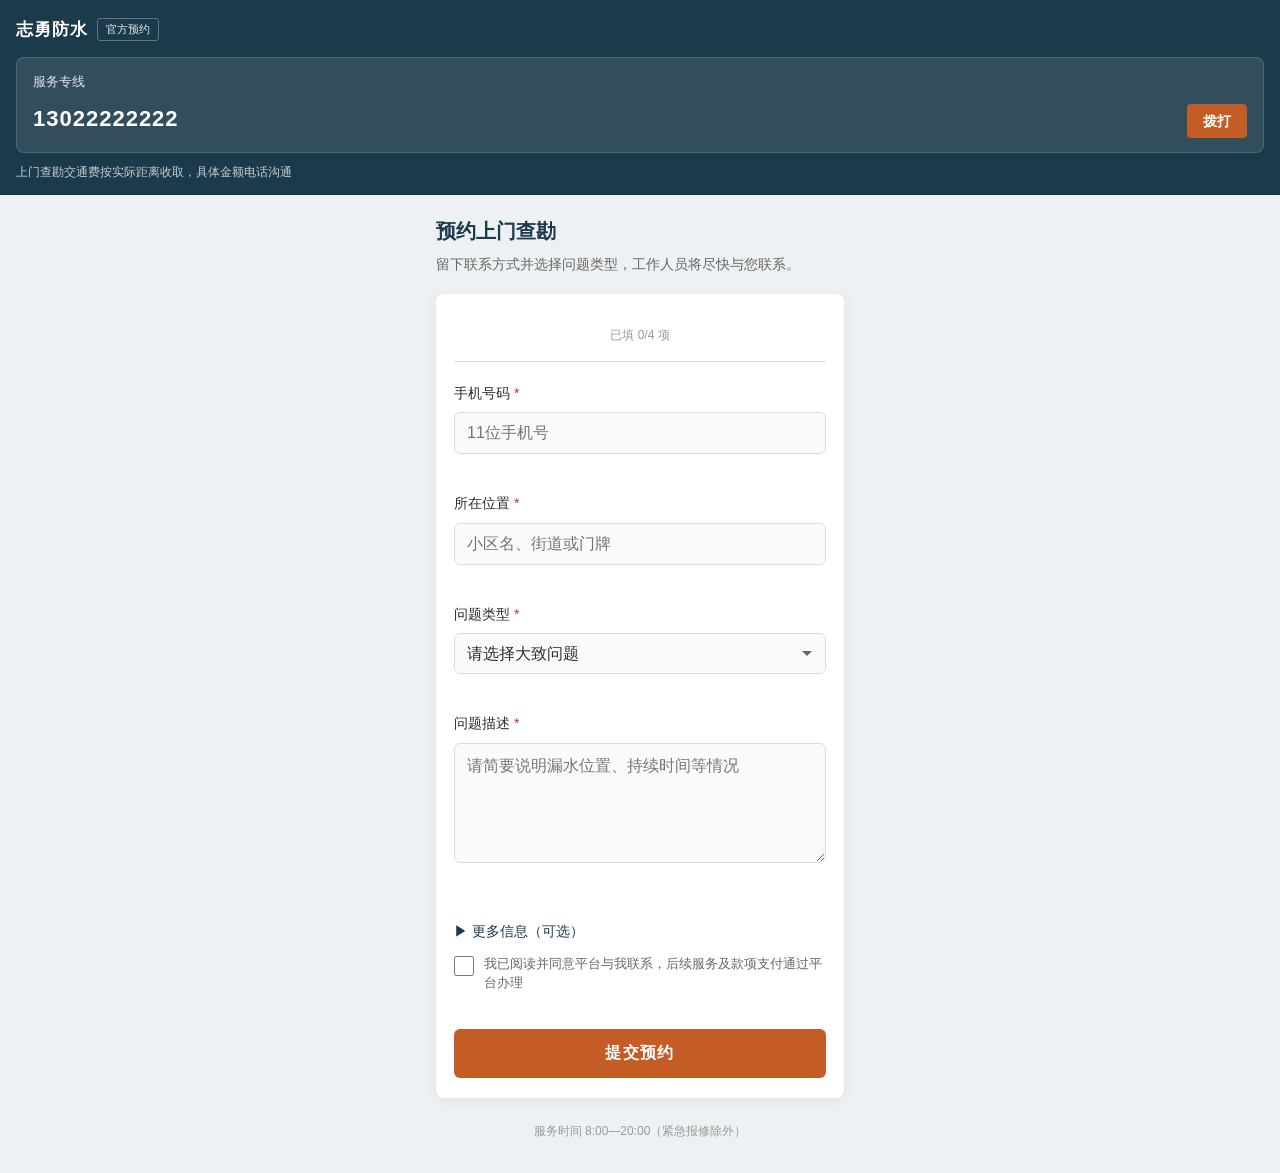
<file: index.html>
<!DOCTYPE html>
<html lang="zh-CN">
<head>
  <meta charset="UTF-8">
  <meta name="viewport" content="width=device-width, initial-scale=1, maximum-scale=1, user-scalable=no">
  <meta name="theme-color" content="#1b3a4b">
  <title>志勇防水 · 预约上门查勘</title>
  <link rel="stylesheet" href="css/style.css">
</head>
<body>
  <div id="demoRibbon" class="demo-ribbon hidden">预览模式 · 数据保存在本机，不会实际上传</div>

  <header class="site-header">
    <div class="brand-strip">
      <span class="brand-name" id="brandName">志勇防水</span>
      <span class="brand-tag">官方预约</span>
    </div>
    <a class="hotline" id="topCall" href="tel:13022222222">
      <span class="hotline-label">服务专线</span>
      <span class="hotline-number" id="topPhone">13022222222</span>
      <span class="hotline-action">拨打</span>
    </a>
    <p class="fee-notice">上门查勘交通费按实际距离收取，具体金额电话沟通</p>
  </header>

  <main class="main">
    <section class="intro">
      <h1>预约上门查勘</h1>
      <p>留下联系方式并选择问题类型，工作人员将尽快与您联系。</p>
    </section>

    <form id="leadForm" class="form-card" novalidate>
      <div class="form-progress">
        <div class="progress-bar"></div>
        <p class="progress-text">已填 <span id="progressNum">0</span>/4 项</p>
      </div>

      <div class="field">
        <label for="phone">手机号码</label>
        <input id="phone" name="phone" type="tel" inputmode="numeric" maxlength="11" placeholder="11位手机号" autocomplete="tel">
        <p class="field-error" data-err="phone"></p>
      </div>
      <div class="field">
        <label for="location">所在位置</label>
        <input id="location" name="location" type="text" placeholder="小区名、街道或门牌">
        <p class="field-error" data-err="location"></p>
      </div>
      <div class="field">
        <label for="problemType">问题类型</label>
        <select id="problemType" name="problemType">
          <option value="">请选择大致问题</option>
        </select>
        <p class="field-error" data-err="problemType"></p>
      </div>
      <div class="field">
        <label for="description">问题描述</label>
        <textarea id="description" name="description" rows="4" placeholder="请简要说明漏水位置、持续时间等情况"></textarea>
        <p class="field-error" data-err="description"></p>
      </div>

      <details class="form-section optional">
        <summary>更多信息（可选）</summary>
        <div class="field">
          <label for="name">联系人姓名</label>
          <input id="name" name="name" type="text" placeholder="请输入" autocomplete="name">
          <p class="field-error" data-err="name"></p>
        </div>
        <div class="field optional-field">
          <label for="urgency">紧急程度</label>
          <select id="urgency" name="urgency">
            <option value="">不指定</option>
          </select>
          <p class="field-error" data-err="urgency"></p>
        </div>
      </details>

      <label class="agreement">
        <input type="checkbox" id="agree">
        <span>我已阅读并同意平台与我联系，后续服务及款项支付通过平台办理</span>
      </label>
      <p class="field-error" data-err="agree"></p>
      <button type="submit" class="btn-submit" id="submitBtn">提交预约</button>
    </form>

    <footer class="site-footer">
      <p>服务时间 8:00—20:00（紧急报修除外）</p>
    </footer>
  </main>

  <script src="js/config.js"></script>
  <script src="js/config-boot.js"></script>
  <script src="js/demo-store.js"></script>
  <script src="js/form.js"></script>
</body>
</html>
</file>
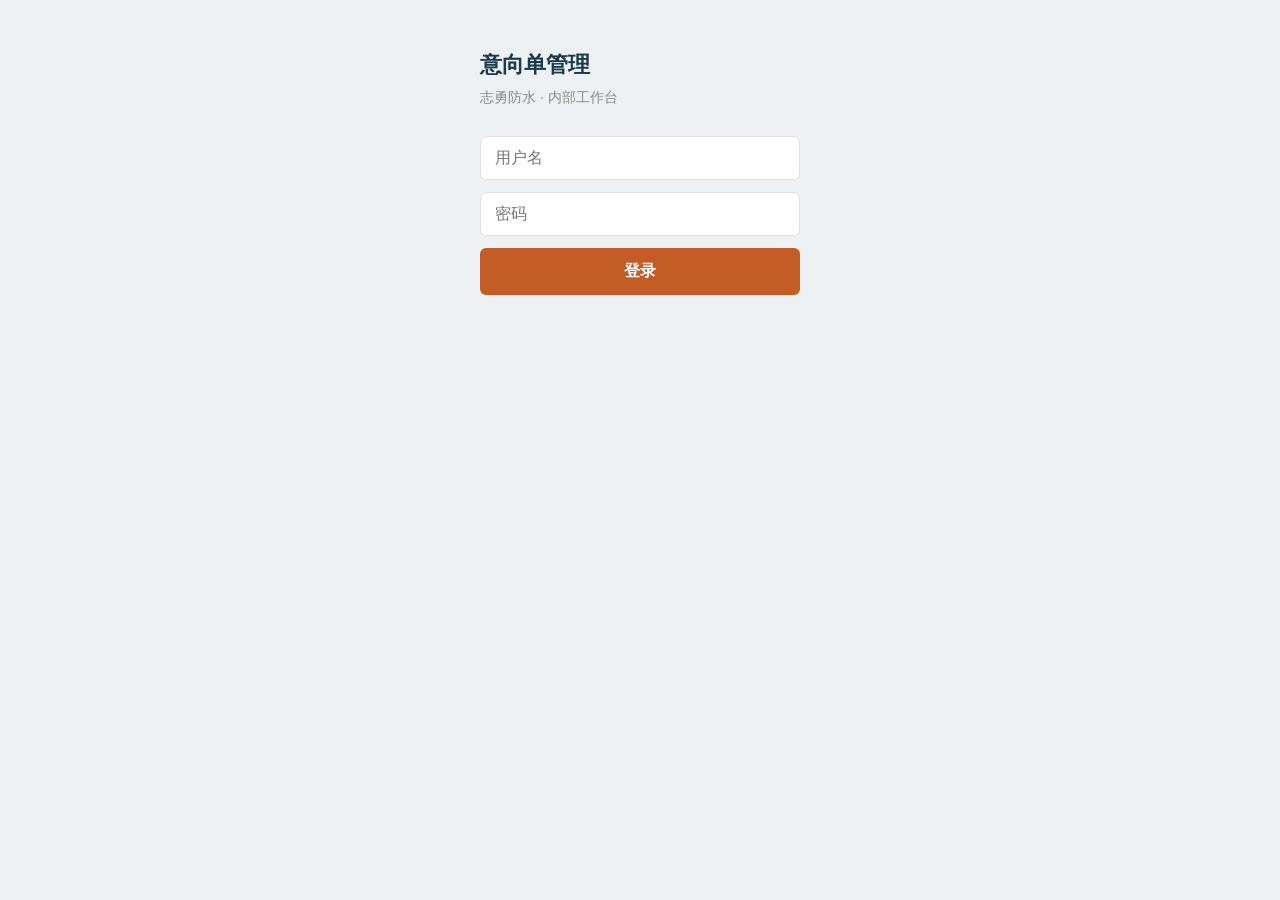
<file: admin.html>
<!DOCTYPE html>
<html lang="zh-CN">
<head>
  <meta charset="UTF-8">
  <meta name="viewport" content="width=device-width, initial-scale=1, maximum-scale=1, user-scalable=no">
  <meta name="apple-mobile-web-app-capable" content="yes">
  <meta name="theme-color" content="#1b3a4b">
  <title>意向单管理</title>
  <link rel="stylesheet" href="css/admin.css">
</head>
<body>
  <div id="demoRibbon" class="demo-ribbon hidden">预览模式 · 账号 admin1 / admin2，密码 changeme123</div>

  <div id="loginView" class="view hidden">
    <div class="login-wrap">
      <div class="login-header">
        <h1>意向单管理</h1>
        <p>志勇防水 · 内部工作台</p>
      </div>
      <div class="login-form">
        <input id="loginUser" type="text" placeholder="用户名" autocomplete="username">
        <input id="loginPass" type="password" placeholder="密码" autocomplete="current-password">
        <button id="loginBtn" type="button" class="btn-primary">登录</button>
        <p class="form-error" id="loginErr"></p>
      </div>
    </div>
  </div>

  <div id="appView" class="view hidden">
    <header class="toolbar">
      <div class="toolbar-top">
        <h1>意向单</h1>
        <div class="toolbar-actions">
          <span class="user-tag" id="userBadge"></span>
          <button type="button" class="icon-btn" id="refreshBtn" title="刷新">↻</button>
          <button type="button" class="icon-btn" id="logoutBtn" title="退出">退出</button>
        </div>
      </div>
      <div class="filter-bar" id="statusTabs"></div>
    </header>

    <main id="listView" class="content">
      <div id="leadList" class="order-list"></div>
      <p id="emptyMsg" class="empty-state hidden">当前筛选条件下暂无记录</p>
    </main>

    <section id="detailView" class="detail-panel hidden">
      <button type="button" class="nav-back" id="backBtn">返回列表</button>
      <div id="detailContent"></div>
    </section>
  </div>

  <script src="js/config.js"></script>
  <script src="js/config-boot.js"></script>
  <script src="js/demo-store.js"></script>
  <script src="js/admin.js"></script>
</body>
</html>
</file>
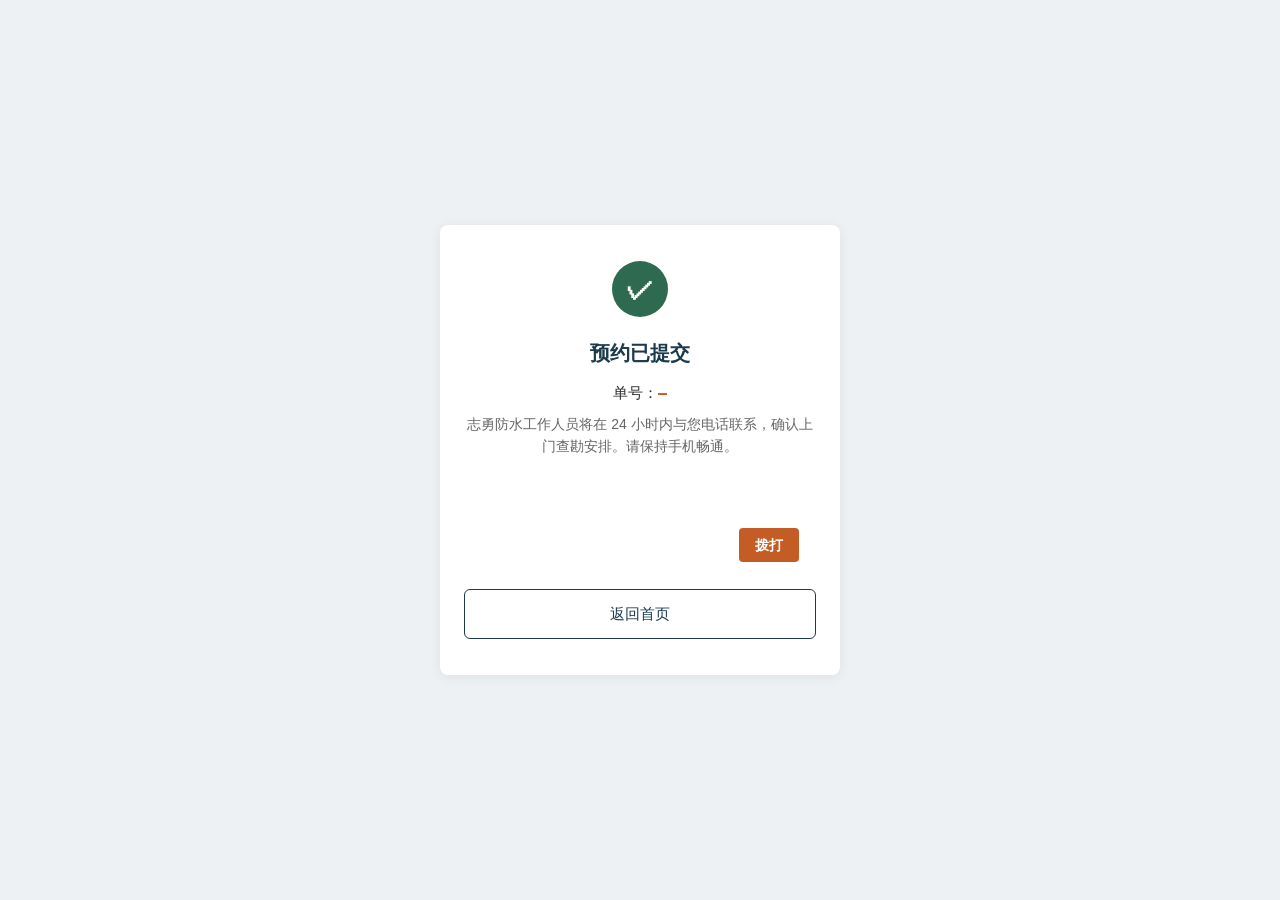
<file: success.html>
<!DOCTYPE html>
<html lang="zh-CN">
<head>
  <meta charset="UTF-8">
  <meta name="viewport" content="width=device-width, initial-scale=1, maximum-scale=1, user-scalable=no">
  <meta name="theme-color" content="#1b3a4b">
  <title>提交成功</title>
  <link rel="stylesheet" href="css/style.css">
</head>
<body class="page-success">
  <div class="success-panel">
    <div class="success-mark">✓</div>
    <h1>预约已提交</h1>
    <p class="success-no">单号：<strong id="leadNo">—</strong></p>
    <p class="success-tip" id="successTip">志勇防水工作人员将在 24 小时内与您电话联系，确认上门查勘安排。请保持手机畅通。</p>
    <a class="hotline" id="successCall" href="tel:" style="display:flex;margin-bottom:0">
      <span class="hotline-label">如需紧急沟通，请拨打</span>
      <span class="hotline-number" id="successPhone"></span>
      <span class="hotline-action">拨打</span>
    </a>
    <a href="index.html" class="btn-outline">返回首页</a>
  </div>
  <script src="js/config.js"></script>
  <script src="js/config-boot.js"></script>
  <script>
    var cfg = window.APP_CONFIG;
    var params = new URLSearchParams(location.search);
    var no = params.get('lead_no') || '—';
    var urgency = params.get('urgency') || '';
    document.getElementById('leadNo').textContent = no;
    document.getElementById('successPhone').textContent = cfg.BOSS_PHONE;
    document.getElementById('successCall').href = 'tel:' + cfg.BOSS_PHONE;
    document.title = cfg.BRAND_NAME + ' · 提交成功';
    if (urgency.indexOf('紧急') === 0) {
      document.getElementById('successTip').textContent =
        '志勇防水已收到您的预约。紧急单将优先处理，工作人员将在 2 小时内与您电话联系。请保持手机畅通。';
    }
  </script>
</body>
</html>
</file>
<file: css/style.css>
:root {
  --brand: #1b3a4b;
  --brand-light: #2d5a6b;
  --accent: #c45c26;
  --accent-hover: #a84d1f;
  --text: #2c2c2c;
  --text-secondary: #666;
  --text-muted: #999;
  --border: #ddd;
  --bg: #eef1f3;
  --surface: #fff;
  --danger: #c0392b;
  --success: #2d6a4f;
  --radius: 8px;
  --shadow: 0 2px 12px rgba(27, 58, 75, 0.08);
}

* { box-sizing: border-box; margin: 0; padding: 0; }

body {
  font-family: "PingFang SC", "Microsoft YaHei", -apple-system, sans-serif;
  background: var(--bg);
  color: var(--text);
  line-height: 1.6;
  font-size: 15px;
  -webkit-font-smoothing: antialiased;
}

.hidden { display: none !important; }

.demo-ribbon {
  background: #5c4d1f;
  color: #fff;
  text-align: center;
  font-size: 12px;
  padding: 6px 12px;
  letter-spacing: 0.02em;
}

.site-header {
  background: var(--brand);
  color: #fff;
  padding: 16px 16px 14px;
}

.brand-strip {
  display: flex;
  align-items: center;
  gap: 10px;
  margin-bottom: 14px;
}

.brand-name {
  font-size: 17px;
  font-weight: 600;
  letter-spacing: 0.05em;
}

.brand-tag {
  font-size: 11px;
  padding: 2px 8px;
  border: 1px solid rgba(255,255,255,0.35);
  border-radius: 3px;
  opacity: 0.9;
}

.hotline {
  display: flex;
  align-items: baseline;
  flex-wrap: wrap;
  gap: 8px 12px;
  padding: 14px 16px;
  background: rgba(255,255,255,0.1);
  border: 1px solid rgba(255,255,255,0.15);
  border-radius: var(--radius);
  color: #fff;
  text-decoration: none;
}

.hotline-label {
  font-size: 13px;
  opacity: 0.85;
  width: 100%;
}

.hotline-number {
  font-size: 22px;
  font-weight: 700;
  letter-spacing: 1px;
  font-variant-numeric: tabular-nums;
}

.hotline-action {
  margin-left: auto;
  font-size: 14px;
  font-weight: 600;
  padding: 6px 16px;
  background: var(--accent);
  border-radius: 4px;
}

.fee-notice {
  margin-top: 10px;
  font-size: 12px;
  opacity: 0.75;
  line-height: 1.5;
}

.main {
  max-width: 440px;
  margin: 0 auto;
  padding: 20px 16px 32px;
}

.intro {
  margin-bottom: 18px;
}

.intro h1 {
  font-size: 20px;
  font-weight: 600;
  color: var(--brand);
  margin-bottom: 6px;
}

.intro p {
  font-size: 14px;
  color: var(--text-secondary);
}

.form-card {
  background: var(--surface);
  border-radius: var(--radius);
  box-shadow: var(--shadow);
  padding: 20px 18px;
}

/* 进度条样式 */
.form-progress {
  margin-bottom: 20px;
  padding-bottom: 16px;
  border-bottom: 1px solid var(--border);
}

.progress-bar {
  width: 0%;
  height: 4px;
  background: linear-gradient(90deg, var(--accent), var(--brand-light));
  border-radius: 2px;
  transition: width 0.3s ease;
  margin-bottom: 8px;
}

.progress-text {
  font-size: 12px;
  color: var(--text-muted);
  text-align: center;
  margin: 0;
}

/* 可选字段折叠样式 */
.form-section.optional {
  margin-top: 16px;
  padding: 0;
  border: none;
}

.form-section.optional > summary {
  cursor: pointer;
  padding: 12px 0;
  font-size: 14px;
  color: var(--brand);
  font-weight: 500;
  user-select: none;
  transition: color 0.2s;
  list-style: none;
}

.form-section.optional > summary:hover {
  color: var(--accent);
}

.form-section.optional > summary::before {
  content: "▶ ";
  display: inline-block;
  transition: transform 0.2s;
  margin-right: 4px;
}

.form-section.optional[open] > summary::before {
  transform: rotate(90deg);
}

.form-section.optional > summary::-webkit-details-marker {
  display: none;
}

.field label .required {
  color: var(--danger);
}

.form-section.optional .field label::after {
  content: "";
}

.field { margin-bottom: 18px; }

.field label {
  display: block;
  font-size: 14px;
  font-weight: 500;
  color: var(--text);
  margin-bottom: 8px;
}

.field label::after {
  content: " *";
  color: var(--danger);
  font-weight: 400;
}

input:not([type="checkbox"]):not([type="radio"]), select, textarea {
  width: 100%;
  font-size: 16px !important;
  padding: 11px 12px;
  border: 1px solid var(--border);
  border-radius: 6px;
  background: #fafafa;
  color: var(--text);
  transition: border-color 0.15s, background 0.15s;
  -webkit-appearance: none;
  appearance: none;
}

input:not([type="checkbox"]):not([type="radio"]):focus, select:focus, textarea:focus {
  outline: none;
  border-color: var(--brand-light);
  background: #fff;
}

textarea { resize: vertical; min-height: 96px; line-height: 1.5; }

select {
  background-image: url("data:image/svg+xml,%3Csvg xmlns='http://www.w3.org/2000/svg' width='12' height='8'%3E%3Cpath fill='%23666' d='M1 1l5 5 5-5'/%3E%3C/svg%3E");
  background-repeat: no-repeat;
  background-position: right 12px center;
  padding-right: 36px;
}

.field-error {
  color: var(--danger);
  font-size: 12px;
  min-height: 16px;
  margin-top: 4px;
}

.agreement {
  display: flex;
  align-items: flex-start;
  gap: 10px;
  font-size: 13px;
  color: var(--text-secondary);
  line-height: 1.5;
  margin-bottom: 20px;
  cursor: pointer;
  -webkit-tap-highlight-color: transparent;
}

.agreement input[type="checkbox"] {
  width: 20px;
  height: 20px;
  min-width: 20px;
  margin-top: 2px;
  flex-shrink: 0;
  padding: 0;
  border: none;
  background: transparent;
  accent-color: var(--brand);
  -webkit-appearance: checkbox;
  appearance: checkbox;
  cursor: pointer;
}

.btn-submit {
  width: 100%;
  padding: 14px;
  font-size: 16px;
  font-weight: 600;
  letter-spacing: 0.08em;
  color: #fff;
  background: var(--accent);
  border: none;
  border-radius: 6px;
  cursor: pointer;
  min-height: 48px;
}

.btn-submit:active { background: var(--accent-hover); }
.btn-submit:disabled { opacity: 0.55; cursor: not-allowed; }

.site-footer {
  margin-top: 24px;
  text-align: center;
  font-size: 12px;
  color: var(--text-muted);
}

/* 成功页 */
.page-success {
  min-height: 100vh;
  display: flex;
  align-items: center;
  justify-content: center;
  padding: 24px 16px;
}

.success-panel {
  max-width: 400px;
  width: 100%;
  background: var(--surface);
  border-radius: var(--radius);
  box-shadow: var(--shadow);
  padding: 36px 24px;
  text-align: center;
}

.success-mark {
  width: 56px;
  height: 56px;
  line-height: 56px;
  margin: 0 auto 20px;
  background: var(--success);
  color: #fff;
  font-size: 28px;
  font-weight: 700;
  border-radius: 50%;
}

.success-panel h1 {
  font-size: 20px;
  color: var(--brand);
  margin-bottom: 12px;
}

.success-no {
  font-size: 15px;
  margin-bottom: 8px;
}

.success-no strong {
  font-family: "Consolas", monospace;
  color: var(--accent);
}

.success-tip {
  font-size: 14px;
  color: var(--text-secondary);
  margin-bottom: 24px;
}

.btn-outline {
  display: block;
  padding: 12px;
  text-align: center;
  color: var(--brand);
  border: 1px solid var(--brand);
  border-radius: 6px;
  text-decoration: none;
  font-size: 15px;
  margin-top: 12px;
}

.toast {
  position: fixed;
  left: 50%;
  bottom: 72px;
  transform: translateX(-50%);
  background: rgba(44, 44, 44, 0.92);
  color: #fff;
  padding: 10px 20px;
  border-radius: 6px;
  font-size: 14px;
  z-index: 999;
  max-width: 88%;
  text-align: center;
}
</file>
<file: css/admin.css>
:root {
  --brand: #1b3a4b;
  --brand-light: #2d5a6b;
  --accent: #c45c26;
  --urgent: #c0392b;
  --warn: #b8860b;
  --text: #2c2c2c;
  --muted: #888;
  --border: #e0e0e0;
  --bg: #eef1f3;
  --surface: #fff;
}

* { box-sizing: border-box; margin: 0; padding: 0; }

body {
  font-family: "PingFang SC", "Microsoft YaHei", sans-serif;
  background: var(--bg);
  color: var(--text);
  font-size: 15px;
  line-height: 1.5;
}

.hidden { display: none !important; }
.view { min-height: 100vh; }

.demo-ribbon {
  background: #5c4d1f;
  color: #fff;
  text-align: center;
  font-size: 12px;
  padding: 6px;
}

.login-wrap {
  max-width: 360px;
  margin: 0 auto;
  padding: 48px 20px;
}

.login-header h1 {
  font-size: 22px;
  color: var(--brand);
  font-weight: 600;
}

.login-header p {
  font-size: 14px;
  color: var(--muted);
  margin: 6px 0 28px;
}

.login-form input {
  width: 100%;
  padding: 12px 14px;
  font-size: 16px;
  border: 1px solid var(--border);
  border-radius: 6px;
  margin-bottom: 12px;
  background: var(--surface);
}

.btn-primary {
  width: 100%;
  padding: 13px;
  font-size: 16px;
  font-weight: 600;
  background: var(--accent);
  color: #fff;
  border: none;
  border-radius: 6px;
  cursor: pointer;
}

.form-error { color: var(--urgent); font-size: 13px; margin-top: 8px; min-height: 18px; }

.toolbar {
  background: var(--brand);
  color: #fff;
  position: sticky;
  top: 0;
  z-index: 50;
  padding: 12px 14px 0;
}

.toolbar-top {
  display: flex;
  align-items: center;
  justify-content: space-between;
  margin-bottom: 10px;
}

.toolbar-top h1 { font-size: 17px; font-weight: 600; }

.toolbar-actions { display: flex; align-items: center; gap: 8px; }

.user-tag {
  font-size: 12px;
  background: rgba(255,255,255,0.15);
  padding: 4px 10px;
  border-radius: 4px;
}

.icon-btn {
  background: rgba(255,255,255,0.12);
  border: 1px solid rgba(255,255,255,0.2);
  color: #fff;
  padding: 6px 12px;
  border-radius: 4px;
  font-size: 13px;
  cursor: pointer;
}

.filter-bar {
  display: flex;
  gap: 8px;
  overflow-x: auto;
  padding-bottom: 12px;
  -webkit-overflow-scrolling: touch;
}

.filter-bar::-webkit-scrollbar { display: none; }

.filter-chip {
  flex-shrink: 0;
  padding: 5px 12px;
  font-size: 13px;
  border-radius: 4px;
  border: 1px solid rgba(255,255,255,0.25);
  background: transparent;
  color: rgba(255,255,255,0.85);
  cursor: pointer;
}

.filter-chip.active {
  background: #fff;
  color: var(--brand);
  border-color: #fff;
  font-weight: 500;
}

.content {
  padding: 12px;
  max-width: 520px;
  margin: 0 auto;
  padding-bottom: 24px;
}

.order-item {
  background: var(--surface);
  border-radius: 6px;
  padding: 14px 14px 14px 12px;
  margin-bottom: 10px;
  border-left: 3px solid #ccc;
  box-shadow: 0 1px 4px rgba(0,0,0,0.05);
  cursor: pointer;
}

.order-item.p1 { border-left-color: var(--urgent); }
.order-item.p2 { border-left-color: var(--warn); }
.order-item.p3 { border-left-color: #aaa; }

.item-head {
  display: flex;
  justify-content: space-between;
  align-items: center;
  margin-bottom: 6px;
}

.item-no {
  font-size: 12px;
  color: var(--muted);
  font-family: Consolas, monospace;
}

.item-priority {
  font-size: 12px;
  font-weight: 600;
}

.item-priority.p1 { color: var(--urgent); }
.item-priority.p2 { color: var(--warn); }
.item-priority.p3 { color: var(--muted); }

.item-title { font-size: 16px; font-weight: 600; }
.item-meta { font-size: 13px; color: var(--muted); margin-top: 4px; }
.item-desc {
  font-size: 14px;
  margin-top: 8px;
  color: #444;
  display: -webkit-box;
  -webkit-line-clamp: 2;
  -webkit-box-orient: vertical;
  overflow: hidden;
}

.item-status {
  display: inline-block;
  margin-top: 10px;
  font-size: 12px;
  padding: 2px 8px;
  background: #f0f0f0;
  border-radius: 3px;
  color: #555;
}

.empty-state {
  text-align: center;
  color: var(--muted);
  padding: 48px 16px;
  font-size: 14px;
}

.detail-panel {
  padding: 12px;
  max-width: 520px;
  margin: 0 auto 80px;
}

.nav-back {
  background: none;
  border: none;
  color: var(--brand-light);
  font-size: 15px;
  padding: 8px 0 14px;
  cursor: pointer;
}

.panel-block {
  background: var(--surface);
  border-radius: 6px;
  padding: 16px;
  margin-bottom: 12px;
  box-shadow: 0 1px 4px rgba(0,0,0,0.05);
}

.panel-block h2 {
  font-size: 16px;
  font-weight: 600;
  color: var(--brand);
  margin-bottom: 14px;
  padding-bottom: 10px;
  border-bottom: 1px solid var(--border);
}

.info-row {
  display: flex;
  margin-bottom: 10px;
  font-size: 14px;
}

.info-row .k {
  width: 76px;
  flex-shrink: 0;
  color: var(--muted);
}

.info-row .v {
  flex: 1;
  word-break: break-all;
}

.dial-btn {
  display: block;
  text-align: center;
  padding: 13px;
  background: var(--accent);
  color: #fff;
  text-decoration: none;
  border-radius: 6px;
  font-weight: 600;
  margin-top: 14px;
}

.form-group { margin-bottom: 14px; }
.form-group label {
  display: block;
  font-size: 13px;
  color: var(--muted);
  margin-bottom: 6px;
}

.form-group input, .form-group textarea {
  width: 100%;
  padding: 10px 12px;
  font-size: 15px;
  border: 1px solid var(--border);
  border-radius: 6px;
}

.action-row {
  display: flex;
  flex-wrap: wrap;
  gap: 8px;
  margin-top: 4px;
}

.action-btn {
  padding: 10px 14px;
  font-size: 14px;
  border: 1px solid var(--border);
  background: var(--surface);
  border-radius: 6px;
  cursor: pointer;
  min-height: 42px;
}

.action-btn.main {
  background: var(--brand);
  color: #fff;
  border-color: var(--brand);
}

.action-btn.warn {
  color: var(--urgent);
  border-color: var(--urgent);
}

.toast {
  position: fixed;
  left: 50%;
  bottom: 80px;
  transform: translateX(-50%);
  background: rgba(44,44,44,0.9);
  color: #fff;
  padding: 10px 18px;
  border-radius: 6px;
  font-size: 14px;
  z-index: 100;
}
</file>
